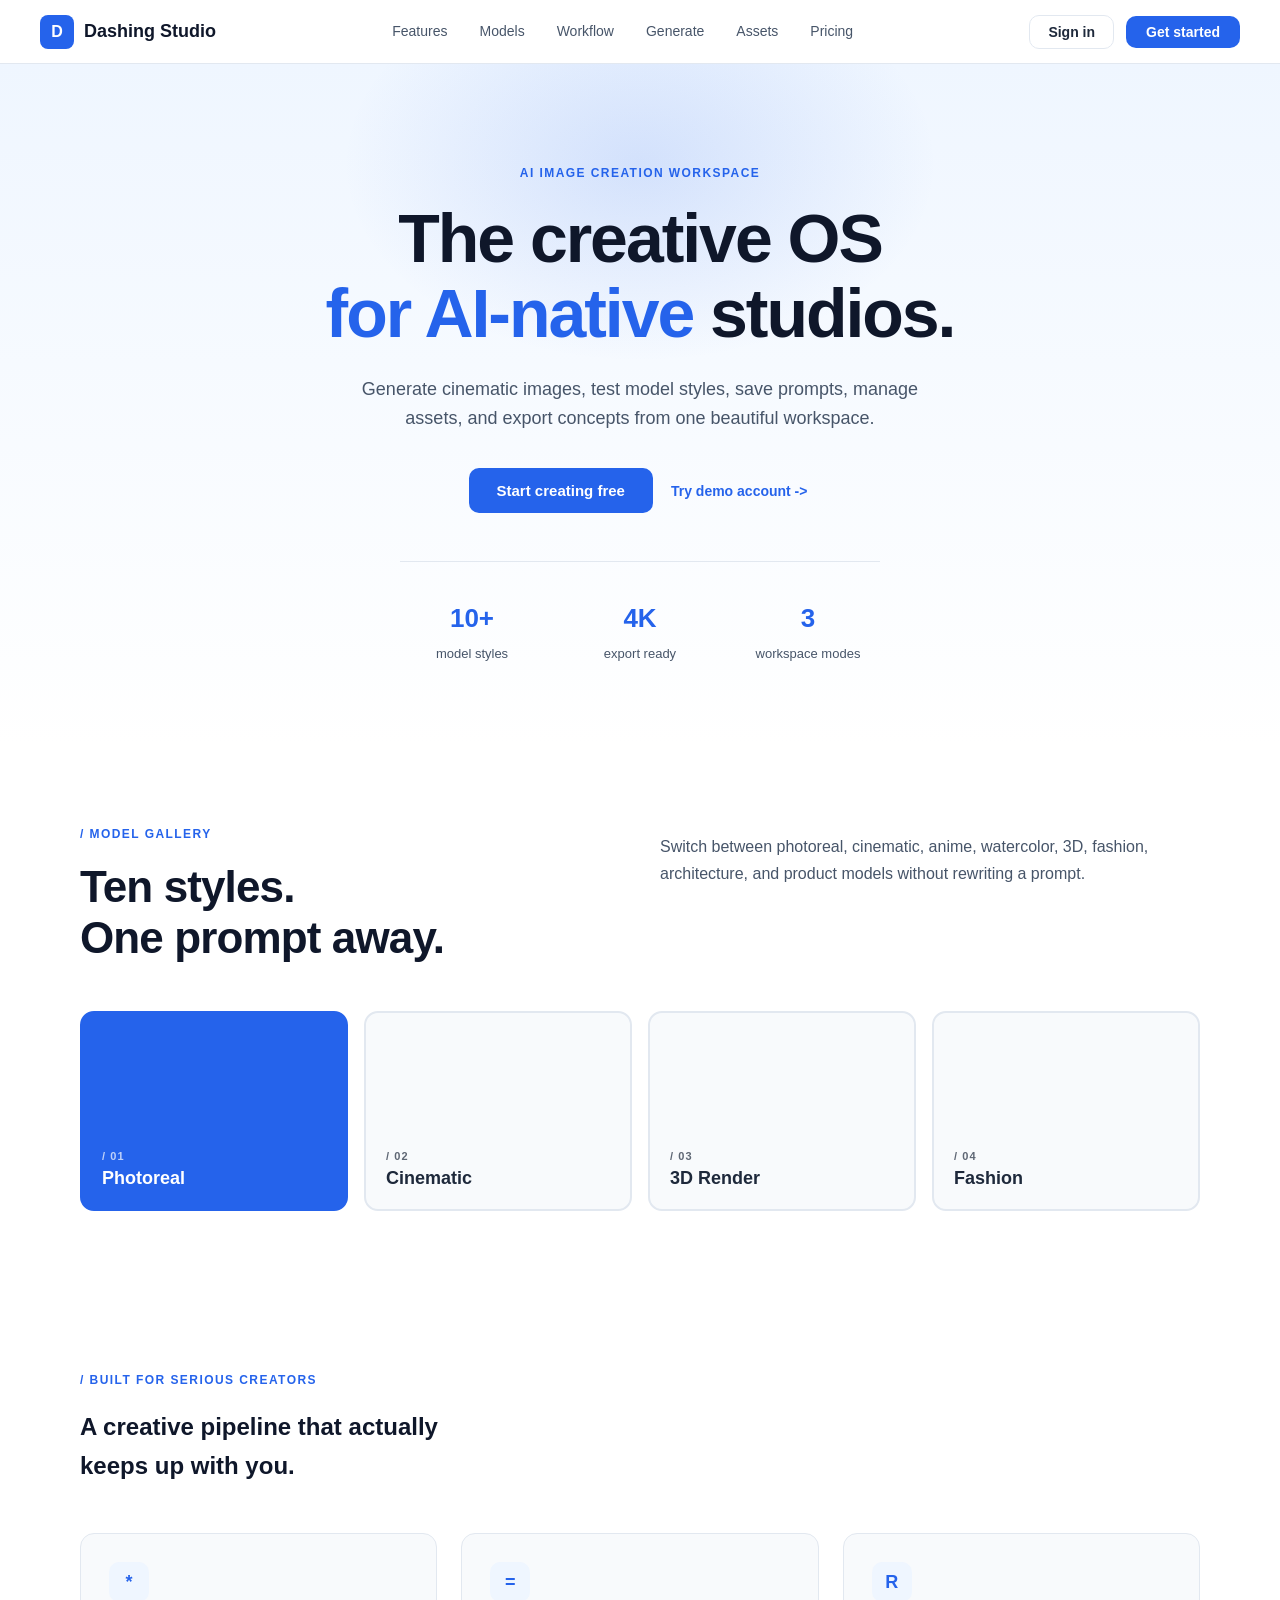
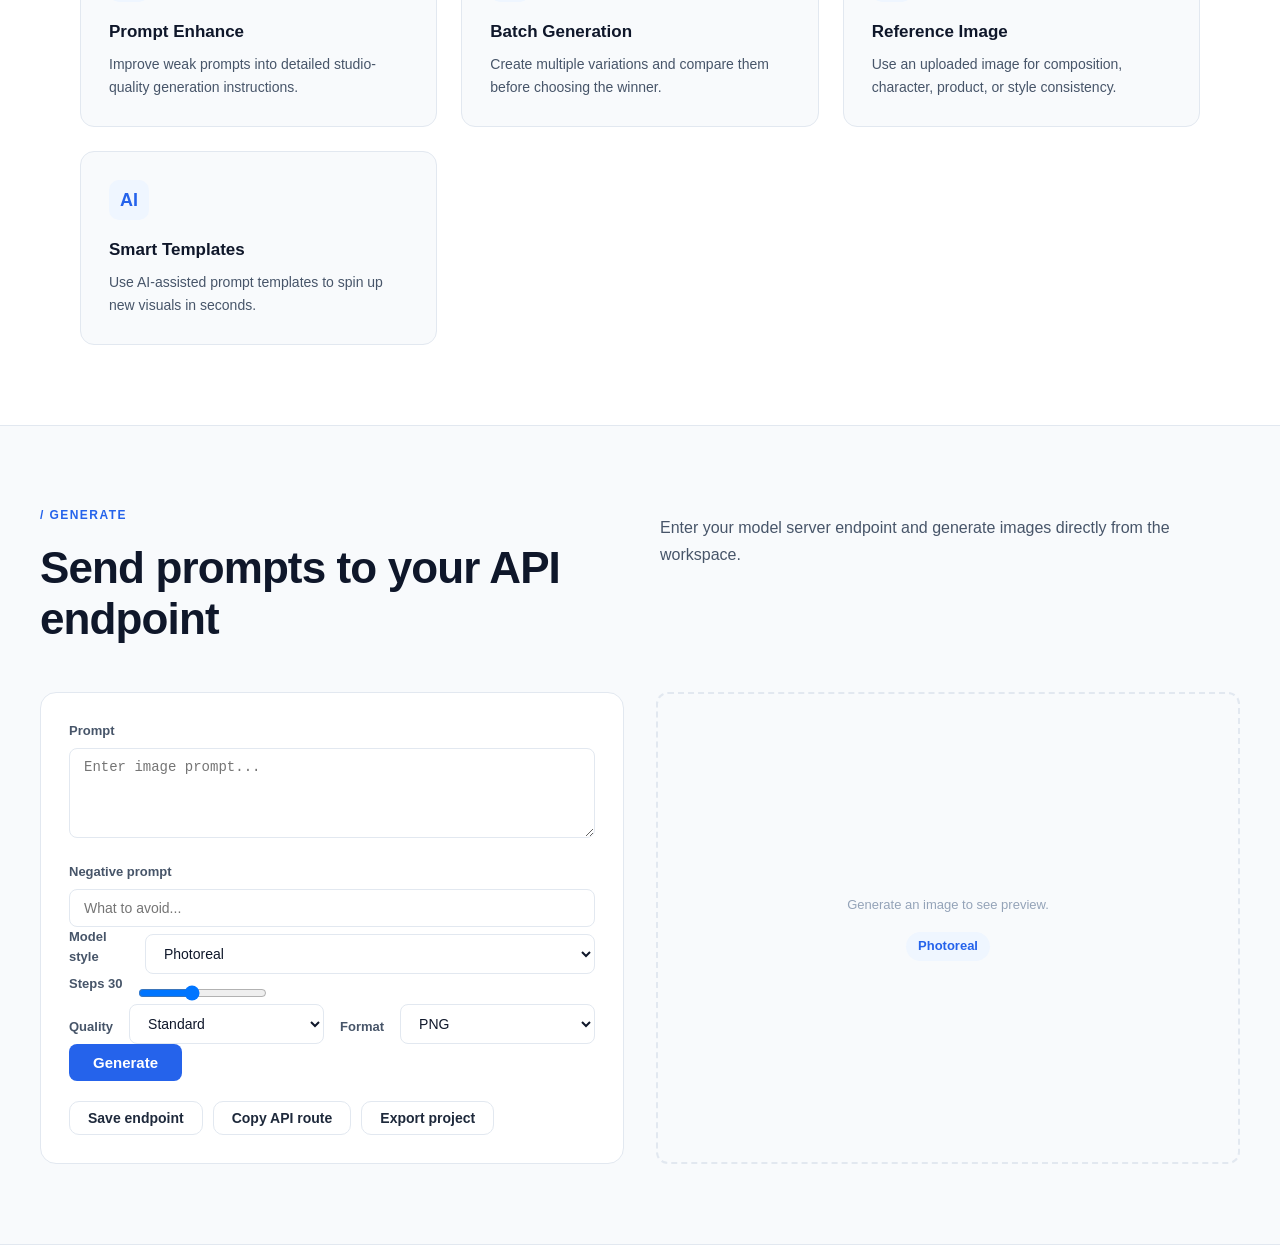
<file: index.html>
<!DOCTYPE html>
<html lang="en">
<head>
  <meta charset="UTF-8" />
  <meta name="viewport" content="width=device-width, initial-scale=1.0" />
  <title>Dashing Studio</title>
  <link rel="stylesheet" href="style.css" />
</head>
<body>
  <header class="navbar">
    <a class="brand" href="#home">
      <span class="brand-mark">D</span>
      <span>Dashing Studio</span>
    </a>

    <nav class="nav-links">
      <a href="#features">Features</a>
      <a href="#models">Models</a>
      <a href="#workflow">Workflow</a>
      <a href="#generate">Generate</a>
      <a href="#assets">Assets</a>
      <a href="#pricing">Pricing</a>
    </nav>

    <div class="nav-actions">
      <button class="ghost-btn" onclick="window.location.href='auth.html'">Sign in</button>
      <button class="primary-btn" data-scroll="#generate">Get started</button>
    </div>
  </header>

  <main>
    <section class="hero" id="home">
      <div class="hero-glow"></div>
      <div class="hero-content">
        <p class="eyebrow">AI image creation workspace</p>
        <h1>The creative OS<br><span>for AI-native</span> studios.</h1>
        <p class="hero-text">
          Generate cinematic images, test model styles, save prompts, manage assets, and export concepts from one beautiful workspace.
        </p>
        <div class="hero-actions">
          <button class="primary-btn big" data-scroll="#generate">Start creating free</button>
          <button class="text-btn" data-demo>Try demo account -></button>
        </div>
        <div class="hero-stats">
          <div><strong>10+</strong><span>model styles</span></div>
          <div><strong>4K</strong><span>export ready</span></div>
          <div><strong>3</strong><span>workspace modes</span></div>
        </div>
      </div>
    </section>

    <section class="section" id="models">
      <div class="section-head">
        <div>
          <p class="eyebrow">/ Model Gallery</p>
          <h2>Ten styles.<br>One prompt away.</h2>
        </div>
        <p class="section-copy">
          Switch between photoreal, cinematic, anime, watercolor, 3D, fashion, architecture, and product models without rewriting a prompt.
        </p>
      </div>

      <div class="model-grid">
        <button class="model-card model-1 active" data-model="Photoreal">
          <span>/ 01</span><strong>Photoreal</strong>
        </button>
        <button class="model-card model-2" data-model="Cinematic">
          <span>/ 02</span><strong>Cinematic</strong>
        </button>
        <button class="model-card model-3" data-model="3D Render">
          <span>/ 03</span><strong>3D Render</strong>
        </button>
        <button class="model-card model-4" data-model="Fashion">
          <span>/ 04</span><strong>Fashion</strong>
        </button>
      </div>
    </section>

    <section class="section" id="features">
      <p class="eyebrow">/ Built For Serious Creators</p>
      <h2>A creative pipeline that <span>actually</span><br><span>keeps up</span> with you.</h2>

      <div class="feature-grid">
        <article class="feature-card">
          <div class="icon">*</div>
          <h3>Prompt Enhance</h3>
          <p>Improve weak prompts into detailed studio-quality generation instructions.</p>
        </article>
        <article class="feature-card">
          <div class="icon">=</div>
          <h3>Batch Generation</h3>
          <p>Create multiple variations and compare them before choosing the winner.</p>
        </article>
        <article class="feature-card">
          <div class="icon">R</div>
          <h3>Reference Image</h3>
          <p>Use an uploaded image for composition, character, product, or style consistency.</p>
        </article>
        <article class="feature-card">
          <div class="icon">AI</div>
          <h3>Smart Templates</h3>
          <p>Use AI-assisted prompt templates to spin up new visuals in seconds.</p>
        </article>
      </div>
    </section>

    <section class="section" id="generate">
      <div class="section-head">
        <div>
          <p class="eyebrow">/ Generate</p>
          <h2>Send prompts to your API endpoint</h2>
        </div>
        <p class="section-copy">Enter your model server endpoint and generate images directly from the workspace.</p>
      </div>

      <div class="generate-grid">
        <div class="generate-panel">
          
          <label for="promptInput">Prompt</label>
          <textarea id="promptInput" rows="4" placeholder="Enter image prompt..."></textarea>

          <label for="negativeInput">Negative prompt</label>
          <input id="negativeInput" type="text" placeholder="What to avoid..." />
          
          <div class="field-row">
            <label for="modelSelect">Model style</label>
            <select id="modelSelect">
              <option>Photoreal</option>
              <option>Cinematic</option>
              <option>3D Render</option>
              <option>Fashion</option>
            </select>
          </div>

          <div class="field-row">
            <label for="stepsRange">Steps <span id="stepsValue">30</span></label>
            <input id="stepsRange" type="range" min="10" max="60" value="30" />
          </div>

          <div class="field-row">
            <label for="qualitySelect">Quality</label>
            <select id="qualitySelect">
              <option>Standard</option>
              <option>High</option>
            </select>
            <label for="formatSelect">Format</label>
            <select id="formatSelect">
              <option>PNG</option>
              <option>JPG</option>
            </select>
          </div>

          <button id="generateBtn" class="primary-btn">Generate</button>

          <div class="button-row">
            <button id="saveBtn" class="ghost-btn">Save endpoint</button>
            <button id="copyApiBtn" class="ghost-btn">Copy API route</button>
            <button id="exportBtn" class="ghost-btn">Export project</button>
          </div>
        </div>

        <div class="preview-panel" id="previewCard">
          <div class="preview-status" id="previewStatus">Generate an image to see preview.</div>
          <div class="preview-meta">
            <span id="previewModel">Photoreal</span>
          </div>
        </div>
      </div>
    </section>
  </main>

  <script src="script.js"></script>
</body>
</html>
</file>
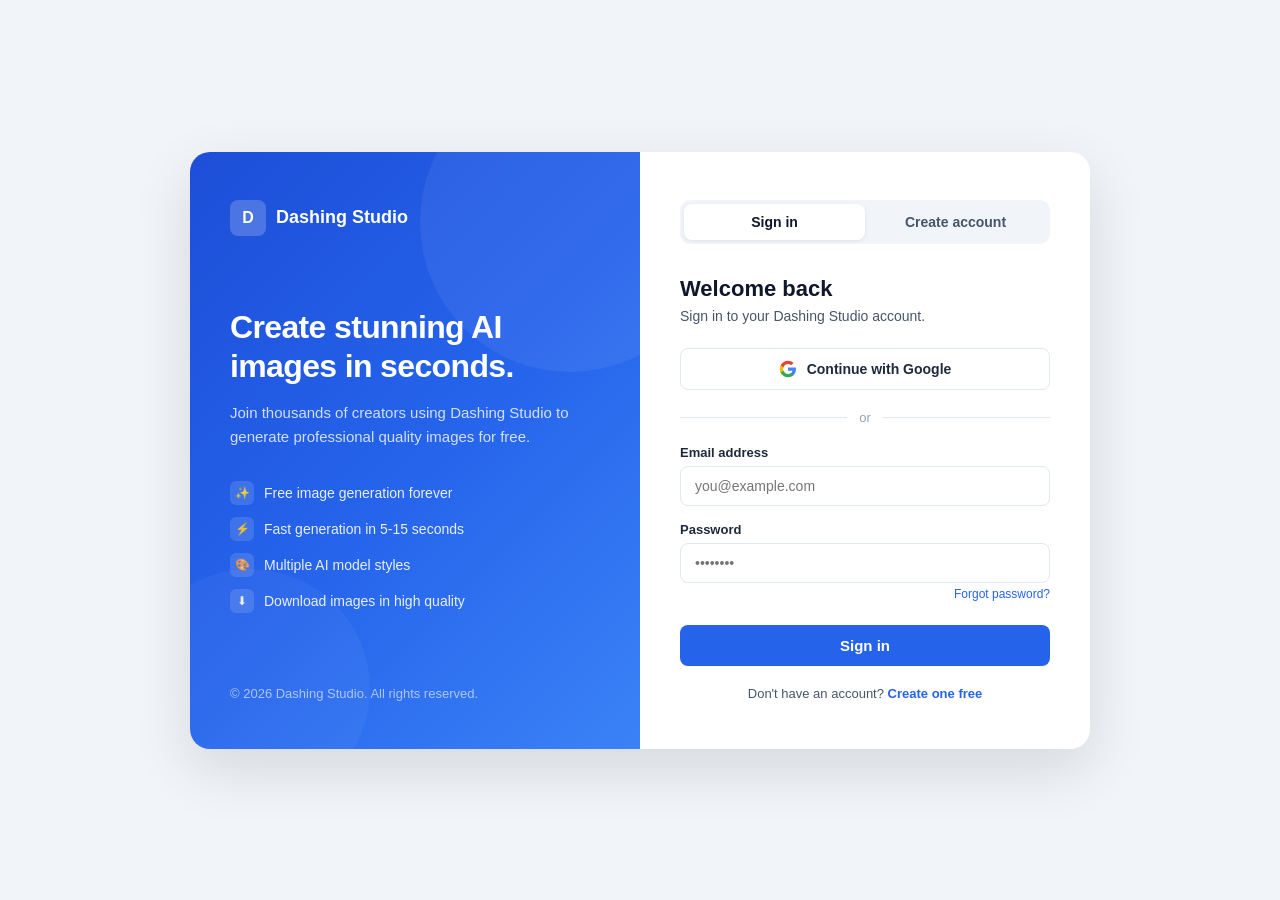
<file: auth.html>
<!DOCTYPE html>
<html lang="en">
<head>
  <meta charset="UTF-8" />
  <meta name="viewport" content="width=device-width, initial-scale=1.0" />
  <title>Sign in — Dashing Studio</title>
  <style>
    *, *::before, *::after { box-sizing: border-box; margin: 0; padding: 0; }

    :root {
      --blue: #2563eb;
      --blue-dark: #1d4ed8;
      --blue-light: #eff6ff;
      --white: #ffffff;
      --gray-100: #f1f5f9;
      --gray-200: #e2e8f0;
      --gray-400: #94a3b8;
      --gray-600: #475569;
      --gray-800: #1e293b;
      --gray-900: #0f172a;
      --red: #ef4444;
    }

    body {
      font-family: -apple-system, BlinkMacSystemFont, "Segoe UI", sans-serif;
      background: var(--gray-100);
      min-height: 100vh;
      display: flex;
      align-items: center;
      justify-content: center;
      padding: 20px;
    }

    .auth-wrapper {
      display: grid;
      grid-template-columns: 1fr 1fr;
      width: min(900px, 100%);
      min-height: 560px;
      border-radius: 20px;
      overflow: hidden;
      box-shadow: 0 20px 60px rgba(0,0,0,0.12);
    }

    /* ── LEFT PANEL ── */
    .auth-left {
      background: linear-gradient(135deg, #1d4ed8 0%, #2563eb 50%, #3b82f6 100%);
      padding: 48px 40px;
      display: flex;
      flex-direction: column;
      justify-content: space-between;
      color: white;
      position: relative;
      overflow: hidden;
    }

    .auth-left::before {
      content: '';
      position: absolute;
      top: -80px;
      right: -80px;
      width: 300px;
      height: 300px;
      background: rgba(255,255,255,0.06);
      border-radius: 50%;
    }

    .auth-left::after {
      content: '';
      position: absolute;
      bottom: -60px;
      left: -60px;
      width: 240px;
      height: 240px;
      background: rgba(255,255,255,0.04);
      border-radius: 50%;
    }

    .auth-brand {
      display: flex;
      align-items: center;
      gap: 10px;
      font-weight: 700;
      font-size: 18px;
      text-decoration: none;
      color: white;
      position: relative;
      z-index: 1;
    }

    .auth-brand-mark {
      width: 36px;
      height: 36px;
      background: rgba(255,255,255,0.2);
      border-radius: 8px;
      display: flex;
      align-items: center;
      justify-content: center;
      font-weight: 800;
      font-size: 16px;
    }

    .auth-left-content {
      position: relative;
      z-index: 1;
    }

    .auth-left-content h2 {
      font-size: 32px;
      font-weight: 800;
      line-height: 1.2;
      margin-bottom: 16px;
      letter-spacing: -0.02em;
    }

    .auth-left-content p {
      font-size: 15px;
      opacity: 0.8;
      line-height: 1.6;
      margin-bottom: 32px;
    }

    .auth-features {
      display: flex;
      flex-direction: column;
      gap: 12px;
    }

    .auth-feature {
      display: flex;
      align-items: center;
      gap: 10px;
      font-size: 14px;
      opacity: 0.9;
    }

    .auth-feature-icon {
      width: 24px;
      height: 24px;
      background: rgba(255,255,255,0.15);
      border-radius: 6px;
      display: flex;
      align-items: center;
      justify-content: center;
      font-size: 12px;
      flex-shrink: 0;
    }

    .auth-left-footer {
      position: relative;
      z-index: 1;
      font-size: 13px;
      opacity: 0.6;
    }

    /* ── RIGHT PANEL ── */
    .auth-right {
      background: var(--white);
      padding: 48px 40px;
      display: flex;
      flex-direction: column;
      justify-content: center;
    }

    .auth-tabs {
      display: flex;
      gap: 0;
      background: var(--gray-100);
      border-radius: 10px;
      padding: 4px;
      margin-bottom: 32px;
    }

    .auth-tab {
      flex: 1;
      padding: 10px;
      text-align: center;
      font-size: 14px;
      font-weight: 600;
      color: var(--gray-600);
      cursor: pointer;
      border-radius: 8px;
      border: none;
      background: none;
      transition: all 0.2s;
    }

    .auth-tab.active {
      background: var(--white);
      color: var(--gray-900);
      box-shadow: 0 1px 4px rgba(0,0,0,0.08);
    }

    .auth-form { display: none; }
    .auth-form.active { display: block; }

    .auth-form h3 {
      font-size: 22px;
      font-weight: 800;
      color: var(--gray-900);
      margin-bottom: 6px;
    }

    .auth-form p {
      font-size: 14px;
      color: var(--gray-600);
      margin-bottom: 24px;
    }

    .form-group {
      margin-bottom: 16px;
    }

    .form-group label {
      display: block;
      font-size: 13px;
      font-weight: 600;
      color: var(--gray-800);
      margin-bottom: 6px;
    }

    .form-group input {
      width: 100%;
      padding: 11px 14px;
      border: 1.5px solid var(--gray-200);
      border-radius: 8px;
      font-size: 14px;
      color: var(--gray-900);
      outline: none;
      transition: border-color 0.2s, box-shadow 0.2s;
      background: var(--white);
    }

    .form-group input:focus {
      border-color: var(--blue);
      box-shadow: 0 0 0 3px rgba(37,99,235,0.1);
    }

    .form-group input.error {
      border-color: var(--red);
    }

    .error-msg {
      font-size: 12px;
      color: var(--red);
      margin-top: 4px;
      display: none;
    }

    .error-msg.show { display: block; }

    .form-row {
      display: grid;
      grid-template-columns: 1fr 1fr;
      gap: 12px;
    }

    .forgot-link {
      font-size: 12px;
      color: var(--blue);
      text-decoration: none;
      float: right;
      margin-top: -12px;
      margin-bottom: 16px;
    }

    .forgot-link:hover { text-decoration: underline; }

    .submit-btn {
      width: 100%;
      padding: 12px;
      background: var(--blue);
      color: white;
      border: none;
      border-radius: 8px;
      font-size: 15px;
      font-weight: 700;
      cursor: pointer;
      transition: background 0.2s, transform 0.1s;
      margin-top: 8px;
    }

    .submit-btn:hover { background: var(--blue-dark); }
    .submit-btn:active { transform: scale(0.99); }
    .submit-btn:disabled { opacity: 0.6; cursor: not-allowed; }

    .divider {
      display: flex;
      align-items: center;
      gap: 12px;
      margin: 20px 0;
      color: var(--gray-400);
      font-size: 13px;
    }

    .divider::before, .divider::after {
      content: '';
      flex: 1;
      height: 1px;
      background: var(--gray-200);
    }

    .google-btn {
      width: 100%;
      padding: 11px;
      background: var(--white);
      color: var(--gray-800);
      border: 1.5px solid var(--gray-200);
      border-radius: 8px;
      font-size: 14px;
      font-weight: 600;
      cursor: pointer;
      display: flex;
      align-items: center;
      justify-content: center;
      gap: 10px;
      transition: border-color 0.2s, box-shadow 0.2s;
    }

    .google-btn:hover {
      border-color: var(--blue);
      box-shadow: 0 2px 8px rgba(37,99,235,0.1);
    }

    .google-icon {
      width: 18px;
      height: 18px;
    }

    .auth-switch {
      text-align: center;
      font-size: 13px;
      color: var(--gray-600);
      margin-top: 20px;
    }

    .auth-switch a {
      color: var(--blue);
      font-weight: 600;
      text-decoration: none;
      cursor: pointer;
    }

    .auth-switch a:hover { text-decoration: underline; }

    /* ── SUCCESS STATE ── */
    .auth-success {
      display: none;
      text-align: center;
      padding: 20px 0;
    }

    .auth-success.show { display: block; }

    .success-icon {
      width: 64px;
      height: 64px;
      background: #dcfce7;
      border-radius: 50%;
      display: flex;
      align-items: center;
      justify-content: center;
      font-size: 28px;
      margin: 0 auto 16px;
    }

    .auth-success h3 {
      font-size: 22px;
      font-weight: 800;
      margin-bottom: 8px;
    }

    .auth-success p {
      color: var(--gray-600);
      font-size: 14px;
      margin-bottom: 24px;
    }

    .back-home-btn {
      display: inline-block;
      padding: 12px 28px;
      background: var(--blue);
      color: white;
      border-radius: 8px;
      font-weight: 700;
      font-size: 14px;
      text-decoration: none;
      transition: background 0.2s;
    }

    .back-home-btn:hover { background: var(--blue-dark); }

    /* ── TOAST ── */
    .toast {
      position: fixed;
      bottom: 24px;
      left: 50%;
      transform: translateX(-50%);
      background: var(--blue);
      color: white;
      padding: 12px 24px;
      border-radius: 999px;
      font-size: 14px;
      font-weight: 600;
      display: none;
      z-index: 100;
      box-shadow: 0 4px 20px rgba(37,99,235,0.3);
    }

    .toast.show { display: block; }

    /* ── RESPONSIVE ── */
    @media (max-width: 640px) {
      .auth-wrapper { grid-template-columns: 1fr; }
      .auth-left { display: none; }
      .auth-right { padding: 32px 24px; }
      .form-row { grid-template-columns: 1fr; }
    }
  </style>
</head>
<body>

<div class="auth-wrapper">

  <!-- LEFT PANEL -->
  <div class="auth-left">
    <a class="auth-brand" href="index.html">
      <div class="auth-brand-mark">D</div>
      Dashing Studio
    </a>

    <div class="auth-left-content">
      <h2>Create stunning AI images in seconds.</h2>
      <p>Join thousands of creators using Dashing Studio to generate professional quality images for free.</p>
      <div class="auth-features">
        <div class="auth-feature">
          <div class="auth-feature-icon">✨</div>
          Free image generation forever
        </div>
        <div class="auth-feature">
          <div class="auth-feature-icon">⚡</div>
          Fast generation in 5-15 seconds
        </div>
        <div class="auth-feature">
          <div class="auth-feature-icon">🎨</div>
          Multiple AI model styles
        </div>
        <div class="auth-feature">
          <div class="auth-feature-icon">⬇</div>
          Download images in high quality
        </div>
      </div>
    </div>

    <div class="auth-left-footer">
      © 2026 Dashing Studio. All rights reserved.
    </div>
  </div>

  <!-- RIGHT PANEL -->
  <div class="auth-right">

    <!-- Tabs -->
    <div class="auth-tabs">
      <button class="auth-tab active" onclick="switchTab('signin')">Sign in</button>
      <button class="auth-tab" onclick="switchTab('signup')">Create account</button>
    </div>

    <!-- Sign In Form -->
    <div class="auth-form active" id="signin-form">
      <h3>Welcome back</h3>
      <p>Sign in to your Dashing Studio account.</p>

      <button class="google-btn" onclick="googleAuth()">
        <svg class="google-icon" viewBox="0 0 24 24">
          <path fill="#4285F4" d="M22.56 12.25c0-.78-.07-1.53-.2-2.25H12v4.26h5.92c-.26 1.37-1.04 2.53-2.21 3.31v2.77h3.57c2.08-1.92 3.28-4.74 3.28-8.09z"/>
          <path fill="#34A853" d="M12 23c2.97 0 5.46-.98 7.28-2.66l-3.57-2.77c-.98.66-2.23 1.06-3.71 1.06-2.86 0-5.29-1.93-6.16-4.53H2.18v2.84C3.99 20.53 7.7 23 12 23z"/>
          <path fill="#FBBC05" d="M5.84 14.09c-.22-.66-.35-1.36-.35-2.09s.13-1.43.35-2.09V7.07H2.18C1.43 8.55 1 10.22 1 12s.43 3.45 1.18 4.93l2.85-2.22.81-.62z"/>
          <path fill="#EA4335" d="M12 5.38c1.62 0 3.06.56 4.21 1.64l3.15-3.15C17.45 2.09 14.97 1 12 1 7.7 1 3.99 3.47 2.18 7.07l3.66 2.84c.87-2.6 3.3-4.53 6.16-4.53z"/>
        </svg>
        Continue with Google
      </button>

      <div class="divider">or</div>

      <div class="form-group">
        <label>Email address</label>
        <input type="email" id="signin-email" placeholder="you@example.com" />
        <div class="error-msg" id="signin-email-err">Please enter a valid email.</div>
      </div>

      <div class="form-group">
        <label>Password</label>
        <input type="password" id="signin-password" placeholder="••••••••" />
        <div class="error-msg" id="signin-pass-err">Password must be at least 6 characters.</div>
      </div>

      <a href="#" class="forgot-link">Forgot password?</a>

      <button class="submit-btn" onclick="handleSignin()">Sign in</button>

      <div class="auth-switch">
        Don't have an account? <a onclick="switchTab('signup')">Create one free</a>
      </div>
    </div>

    <!-- Sign Up Form -->
    <div class="auth-form" id="signup-form">
      <h3>Create your account</h3>
      <p>Start generating AI images for free today.</p>

      <button class="google-btn" onclick="googleAuth()">
        <svg class="google-icon" viewBox="0 0 24 24">
          <path fill="#4285F4" d="M22.56 12.25c0-.78-.07-1.53-.2-2.25H12v4.26h5.92c-.26 1.37-1.04 2.53-2.21 3.31v2.77h3.57c2.08-1.92 3.28-4.74 3.28-8.09z"/>
          <path fill="#34A853" d="M12 23c2.97 0 5.46-.98 7.28-2.66l-3.57-2.77c-.98.66-2.23 1.06-3.71 1.06-2.86 0-5.29-1.93-6.16-4.53H2.18v2.84C3.99 20.53 7.7 23 12 23z"/>
          <path fill="#FBBC05" d="M5.84 14.09c-.22-.66-.35-1.36-.35-2.09s.13-1.43.35-2.09V7.07H2.18C1.43 8.55 1 10.22 1 12s.43 3.45 1.18 4.93l2.85-2.22.81-.62z"/>
          <path fill="#EA4335" d="M12 5.38c1.62 0 3.06.56 4.21 1.64l3.15-3.15C17.45 2.09 14.97 1 12 1 7.7 1 3.99 3.47 2.18 7.07l3.66 2.84c.87-2.6 3.3-4.53 6.16-4.53z"/>
        </svg>
        Continue with Google
      </button>

      <div class="divider">or</div>

      <div class="form-row">
        <div class="form-group">
          <label>First name</label>
          <input type="text" id="signup-firstname" placeholder="Tarun" />
          <div class="error-msg" id="signup-firstname-err">Required.</div>
        </div>
        <div class="form-group">
          <label>Last name</label>
          <input type="text" id="signup-lastname" placeholder="Vashisth" />
        </div>
      </div>

      <div class="form-group">
        <label>Email address</label>
        <input type="email" id="signup-email" placeholder="you@example.com" />
        <div class="error-msg" id="signup-email-err">Please enter a valid email.</div>
      </div>

      <div class="form-group">
        <label>Password</label>
        <input type="password" id="signup-password" placeholder="At least 6 characters" />
        <div class="error-msg" id="signup-pass-err">Password must be at least 6 characters.</div>
      </div>

      <button class="submit-btn" onclick="handleSignup()">Create account</button>

      <div class="auth-switch">
        Already have an account? <a onclick="switchTab('signin')">Sign in</a>
      </div>
    </div>

    <!-- Success State -->
    <div class="auth-success" id="auth-success">
      <div class="success-icon">🎉</div>
      <h3 id="success-title">You're in!</h3>
      <p id="success-msg">Welcome to Dashing Studio. Start creating amazing images.</p>
      <a href="index.html" class="back-home-btn">Start creating →</a>
    </div>

  </div>
</div>

<div class="toast" id="toast"></div>

<script>
  function showToast(msg) {
    const t = document.getElementById("toast");
    t.textContent = msg;
    t.classList.add("show");
    clearTimeout(window._toast);
    window._toast = setTimeout(() => t.classList.remove("show"), 2500);
  }

  function switchTab(tab) {
    document.querySelectorAll(".auth-tab").forEach((t, i) => {
      t.classList.toggle("active", (tab === "signin" && i === 0) || (tab === "signup" && i === 1));
    });
    document.getElementById("signin-form").classList.toggle("active", tab === "signin");
    document.getElementById("signup-form").classList.toggle("active", tab === "signup");
    document.getElementById("auth-success").classList.remove("show");
  }

  function showSuccess(name) {
    document.getElementById("signin-form").classList.remove("active");
    document.getElementById("signup-form").classList.remove("active");
    document.getElementById("success-title").textContent = `Welcome, ${name}! 🎉`;
    document.getElementById("success-msg").textContent = "Your account is ready. Start generating amazing AI images.";
    document.getElementById("auth-success").classList.add("show");
  }

  function handleSignin() {
    const email = document.getElementById("signin-email").value.trim();
    const pass  = document.getElementById("signin-password").value;
    let valid = true;

    if (!email.includes("@")) {
      document.getElementById("signin-email-err").classList.add("show");
      document.getElementById("signin-email").classList.add("error");
      valid = false;
    } else {
      document.getElementById("signin-email-err").classList.remove("show");
      document.getElementById("signin-email").classList.remove("error");
    }

    if (pass.length < 6) {
      document.getElementById("signin-pass-err").classList.add("show");
      document.getElementById("signin-password").classList.add("error");
      valid = false;
    } else {
      document.getElementById("signin-pass-err").classList.remove("show");
      document.getElementById("signin-password").classList.remove("error");
    }

    if (!valid) return;

    // Save user to localStorage
    const users = JSON.parse(localStorage.getItem("dashingUsers") || "[]");
    const user = users.find(u => u.email === email);

    if (!user) {
      showToast("No account found. Please sign up first.");
      return;
    }

    if (user.password !== pass) {
      showToast("Incorrect password. Try again.");
      return;
    }

    localStorage.setItem("dashingCurrentUser", JSON.stringify(user));
    showSuccess(user.firstName);
  }

  function handleSignup() {
    const firstName = document.getElementById("signup-firstname").value.trim();
    const lastName  = document.getElementById("signup-lastname").value.trim();
    const email     = document.getElementById("signup-email").value.trim();
    const pass      = document.getElementById("signup-password").value;
    let valid = true;

    if (!firstName) {
      document.getElementById("signup-firstname-err").classList.add("show");
      document.getElementById("signup-firstname").classList.add("error");
      valid = false;
    } else {
      document.getElementById("signup-firstname-err").classList.remove("show");
      document.getElementById("signup-firstname").classList.remove("error");
    }

    if (!email.includes("@")) {
      document.getElementById("signup-email-err").classList.add("show");
      document.getElementById("signup-email").classList.add("error");
      valid = false;
    } else {
      document.getElementById("signup-email-err").classList.remove("show");
      document.getElementById("signup-email").classList.remove("error");
    }

    if (pass.length < 6) {
      document.getElementById("signup-pass-err").classList.add("show");
      document.getElementById("signup-password").classList.add("error");
      valid = false;
    } else {
      document.getElementById("signup-pass-err").classList.remove("show");
      document.getElementById("signup-password").classList.remove("error");
    }

    if (!valid) return;

    // Save to localStorage
    const users = JSON.parse(localStorage.getItem("dashingUsers") || "[]");
    if (users.find(u => u.email === email)) {
      showToast("Email already registered. Please sign in.");
      switchTab("signin");
      return;
    }

    const newUser = { firstName, lastName, email, password: pass };
    users.push(newUser);
    localStorage.setItem("dashingUsers", JSON.stringify(users));
    localStorage.setItem("dashingCurrentUser", JSON.stringify(newUser));
    showSuccess(firstName);
  }

  function googleAuth() {
    showToast("Google login coming soon — use email for now!");
  }

  // Check if already logged in
  const currentUser = JSON.parse(localStorage.getItem("dashingCurrentUser") || "null");
  if (currentUser) {
    showSuccess(currentUser.firstName);
  }
</script>

</body>
</html>
</file>
<file: style.css>
*, *::before, *::after { box-sizing: border-box; margin: 0; padding: 0; }

:root {
  --blue: #2563eb;
  --blue-dark: #1d4ed8;
  --blue-light: #eff6ff;
  --blue-mid: #3b82f6;
  --white: #ffffff;
  --gray-50: #f8fafc;
  --gray-100: #f1f5f9;
  --gray-200: #e2e8f0;
  --gray-400: #94a3b8;
  --gray-600: #475569;
  --gray-800: #1e293b;
  --gray-900: #0f172a;
  --radius: 10px;
}

html { scroll-behavior: smooth; }

body {
  font-family: -apple-system, BlinkMacSystemFont, "Segoe UI", sans-serif;
  background: var(--white);
  color: var(--gray-900);
  line-height: 1.6;
  font-size: 16px;
}

/* ── NAVBAR ── */
.navbar {
  position: sticky;
  top: 0;
  z-index: 40;
  display: flex;
  align-items: center;
  justify-content: space-between;
  height: 64px;
  padding: 0 40px;
  background: rgba(255,255,255,0.95);
  border-bottom: 1px solid var(--gray-200);
  backdrop-filter: blur(8px);
}

.brand {
  display: flex;
  align-items: center;
  gap: 10px;
  text-decoration: none;
  color: var(--gray-900);
  font-weight: 700;
  font-size: 18px;
}

.brand-mark {
  width: 34px;
  height: 34px;
  background: var(--blue);
  color: white;
  border-radius: 8px;
  display: flex;
  align-items: center;
  justify-content: center;
  font-weight: 800;
  font-size: 16px;
}

.nav-links {
  display: flex;
  gap: 32px;
}

.nav-links a {
  text-decoration: none;
  color: var(--gray-600);
  font-size: 14px;
  font-weight: 500;
  transition: color 0.2s;
}

.nav-links a:hover { color: var(--blue); }

.nav-actions {
  display: flex;
  align-items: center;
  gap: 12px;
}

/* ── BUTTONS ── */
button { cursor: pointer; border: none; border-radius: var(--radius); font-size: 14px; font-weight: 600; transition: all 0.2s; }

.ghost-btn {
  background: transparent;
  border: 1px solid var(--gray-200);
  color: var(--gray-800);
  padding: 8px 18px;
}
.ghost-btn:hover { border-color: var(--blue); color: var(--blue); }

.primary-btn {
  background: var(--blue);
  color: white;
  padding: 8px 20px;
}
.primary-btn:hover { background: var(--blue-dark); }
.primary-btn.big { padding: 14px 28px; font-size: 15px; }

.text-btn {
  background: none;
  color: var(--blue);
  padding: 8px 4px;
  font-size: 14px;
}
.text-btn:hover { text-decoration: underline; }

/* ── HERO ── */
.hero {
  position: relative;
  padding: 100px 40px 80px;
  text-align: center;
  overflow: hidden;
  background: linear-gradient(180deg, var(--blue-light) 0%, var(--white) 100%);
}

.hero-glow {
  position: absolute;
  top: -100px;
  left: 50%;
  transform: translateX(-50%);
  width: 600px;
  height: 400px;
  background: radial-gradient(ellipse, rgba(37,99,235,0.15) 0%, transparent 70%);
  pointer-events: none;
}

.hero-content {
  position: relative;
  max-width: 780px;
  margin: 0 auto;
}

.eyebrow {
  font-size: 12px;
  font-weight: 700;
  letter-spacing: 0.12em;
  text-transform: uppercase;
  color: var(--blue);
  margin-bottom: 18px;
}

.hero h1 {
  font-size: clamp(40px, 6vw, 68px);
  font-weight: 800;
  line-height: 1.1;
  letter-spacing: -0.03em;
  color: var(--gray-900);
  margin-bottom: 24px;
}

.hero h1 span { color: var(--blue); }

.hero-text {
  font-size: 18px;
  color: var(--gray-600);
  max-width: 560px;
  margin: 0 auto 36px;
}

.hero-actions {
  display: flex;
  justify-content: center;
  gap: 14px;
  margin-bottom: 48px;
}

.hero-stats {
  display: grid;
  grid-template-columns: repeat(3, 1fr);
  gap: 24px;
  max-width: 480px;
  margin: 0 auto;
  padding-top: 36px;
  border-top: 1px solid var(--gray-200);
}

.hero-stats div {
  display: flex;
  flex-direction: column;
  gap: 4px;
}

.hero-stats strong {
  font-size: 26px;
  font-weight: 800;
  color: var(--blue);
}

.hero-stats span {
  font-size: 13px;
  color: var(--gray-600);
}

/* ── SECTIONS ── */
.section {
  padding: 80px 40px;
  max-width: 1200px;
  margin: 0 auto;
}

.section-head {
  display: grid;
  grid-template-columns: 1fr 1fr;
  gap: 40px;
  align-items: start;
  margin-bottom: 48px;
}

.section-head h2 {
  font-size: clamp(28px, 4vw, 44px);
  font-weight: 800;
  line-height: 1.15;
  letter-spacing: -0.02em;
}

.section-copy {
  font-size: 16px;
  color: var(--gray-600);
  line-height: 1.7;
  padding-top: 8px;
}

/* ── MODEL CARDS ── */
.model-grid {
  display: grid;
  grid-template-columns: repeat(4, 1fr);
  gap: 16px;
}

.model-card {
  height: 200px;
  border-radius: 14px;
  border: 2px solid var(--gray-200);
  background: var(--gray-50);
  display: flex;
  flex-direction: column;
  justify-content: flex-end;
  padding: 20px;
  text-align: left;
  cursor: pointer;
  transition: all 0.2s;
  color: var(--gray-800);
}

.model-card:hover {
  border-color: var(--blue);
  background: var(--blue-light);
}

.model-card.active {
  border-color: var(--blue);
  background: var(--blue);
  color: white;
}

.model-card span {
  font-size: 11px;
  font-weight: 600;
  letter-spacing: 0.1em;
  opacity: 0.7;
  margin-bottom: 6px;
  display: block;
}

.model-card strong {
  font-size: 18px;
  font-weight: 700;
}

.model-1 { background-image: url('https://images.unsplash.com/photo-1472214103451-9374bd1c798e?w=600&q=80'); background-size: cover; background-position: center; }
.model-2 { background-image: url('https://images.unsplash.com/photo-1524985069026-dd778a71c7b4?w=600&q=80'); background-size: cover; background-position: center; }
.model-3 { background-image: url('https://images.unsplash.com/photo-1618005182384-a83a8bd57fbe?w=600&q=80'); background-size: cover; background-position: center; }
.model-4 { background-image: url('https://images.unsplash.com/photo-1469334031218-e382a71b716b?w=600&q=80'); background-size: cover; background-position: center; }
.model-card.active { background-image: none; }

/* ── FEATURES ── */
.feature-grid {
  display: grid;
  grid-template-columns: repeat(3, 1fr);
  gap: 24px;
  margin-top: 48px;
}

.feature-card {
  background: var(--gray-50);
  border: 1px solid var(--gray-200);
  border-radius: 14px;
  padding: 28px;
  transition: box-shadow 0.2s;
}

.feature-card:hover {
  box-shadow: 0 4px 24px rgba(37,99,235,0.08);
  border-color: var(--blue-mid);
}

.feature-card .icon {
  width: 40px;
  height: 40px;
  background: var(--blue-light);
  color: var(--blue);
  border-radius: 10px;
  display: flex;
  align-items: center;
  justify-content: center;
  font-size: 18px;
  font-weight: 800;
  margin-bottom: 16px;
}

.feature-card h3 {
  font-size: 17px;
  font-weight: 700;
  margin-bottom: 8px;
  color: var(--gray-900);
}

.feature-card p {
  font-size: 14px;
  color: var(--gray-600);
  line-height: 1.6;
}

/* ── WORKFLOW ── */
.workflow-grid {
  display: grid;
  grid-template-columns: repeat(3, 1fr);
  gap: 24px;
  margin-top: 48px;
}

.workflow-step {
  padding: 28px;
  border-radius: 14px;
  border: 1px solid var(--gray-200);
  background: var(--white);
}

.step-num {
  font-size: 36px;
  font-weight: 800;
  color: var(--blue);
  opacity: 0.3;
  line-height: 1;
  margin-bottom: 12px;
}

.workflow-step h3 {
  font-size: 16px;
  font-weight: 700;
  margin-bottom: 8px;
}

.workflow-step p {
  font-size: 14px;
  color: var(--gray-600);
}

/* ── GENERATE SECTION ── */
#generate {
  background: var(--gray-50);
  border-top: 1px solid var(--gray-200);
  border-bottom: 1px solid var(--gray-200);
  max-width: 100%;
  padding: 80px 40px;
}

#generate .section-inner {
  max-width: 1200px;
  margin: 0 auto;
}

.generate-grid {
  display: grid;
  grid-template-columns: 1fr 1fr;
  gap: 32px;
  margin-top: 40px;
}

.generate-panel {
  background: var(--white);
  border: 1px solid var(--gray-200);
  border-radius: 16px;
  padding: 28px;
}

.generate-panel label {
  display: block;
  font-size: 13px;
  font-weight: 600;
  color: var(--gray-600);
  margin-bottom: 6px;
  margin-top: 16px;
}

.generate-panel label:first-of-type { margin-top: 0; }

.generate-panel input[type="url"],
.generate-panel input[type="text"],
.generate-panel textarea,
.generate-panel select {
  width: 100%;
  padding: 10px 14px;
  border: 1px solid var(--gray-200);
  border-radius: 8px;
  font-size: 14px;
  color: var(--gray-900);
  background: var(--white);
  transition: border-color 0.2s;
  outline: none;
}

.generate-panel input:focus,
.generate-panel textarea:focus,
.generate-panel select:focus {
  border-color: var(--blue);
  box-shadow: 0 0 0 3px rgba(37,99,235,0.1);
}

.generate-panel textarea { resize: vertical; min-height: 90px; }

.field-row {
  display: flex;
  gap: 16px;
  align-items: flex-end;
}

.field-row > div { flex: 1; }

.range-row {
  display: flex;
  align-items: center;
  gap: 10px;
}

.range-row input[type="range"] {
  flex: 1;
  accent-color: var(--blue);
}

.range-val {
  font-size: 13px;
  font-weight: 700;
  color: var(--blue);
  min-width: 28px;
  text-align: right;
}

.button-row {
  display: flex;
  gap: 10px;
  margin-top: 20px;
  flex-wrap: wrap;
}

#generateBtn {
  background: var(--blue);
  color: white;
  padding: 10px 24px;
  font-size: 15px;
  border-radius: 8px;
  font-weight: 700;
}

#generateBtn:hover { background: var(--blue-dark); }
#generateBtn:disabled { opacity: 0.5; cursor: not-allowed; }

.secondary-btn {
  background: var(--white);
  border: 1px solid var(--gray-200);
  color: var(--gray-800);
  padding: 10px 16px;
  border-radius: 8px;
}

.secondary-btn:hover { border-color: var(--blue); color: var(--blue); }

/* ── PREVIEW PANEL ── */
.preview-panel {
  background: var(--white);
  border: 1px solid var(--gray-200);
  border-radius: 16px;
  padding: 28px;
  display: flex;
  flex-direction: column;
  gap: 16px;
}

#previewCard {
  flex: 1;
  border: 2px dashed var(--gray-200);
  border-radius: 12px;
  min-height: 300px;
  display: flex;
  align-items: center;
  justify-content: center;
  overflow: hidden;
  background: var(--gray-50);
}

#previewCard img {
  width: 100%;
  height: 100%;
  object-fit: contain;
  border-radius: 10px;
}

.preview-meta {
  display: flex;
  justify-content: space-between;
  align-items: center;
}

#previewModel {
  font-size: 13px;
  font-weight: 700;
  color: var(--blue);
  background: var(--blue-light);
  padding: 4px 12px;
  border-radius: 999px;
}

#previewStatus {
  font-size: 13px;
  color: var(--gray-400);
}

/* ── ASSETS ── */
.asset-grid {
  display: grid;
  grid-template-columns: repeat(4, 1fr);
  gap: 16px;
  margin-top: 40px;
}

.asset-card {
  background: var(--gray-50);
  border: 1px solid var(--gray-200);
  border-radius: 12px;
  padding: 20px;
  text-align: center;
}

.asset-thumb {
  width: 100%;
  aspect-ratio: 1;
  background: var(--blue-light);
  border-radius: 8px;
  margin-bottom: 12px;
  display: flex;
  align-items: center;
  justify-content: center;
  font-size: 28px;
}

.asset-card p {
  font-size: 13px;
  color: var(--gray-600);
}

/* ── PRICING ── */
.plans {
  display: grid;
  grid-template-columns: repeat(3, 1fr);
  gap: 24px;
  margin-top: 48px;
}

.plan {
  border: 1px solid var(--gray-200);
  border-radius: 16px;
  padding: 32px;
  background: var(--white);
}

.plan.popular {
  border: 2px solid var(--blue);
  background: var(--blue-light);
}

.plan-top {
  margin-bottom: 24px;
}

.plan-top strong {
  color: var(--blue);
  font-size: 12px;
  font-weight: 700;
  letter-spacing: 0.12em;
  text-transform: uppercase;
}

.plan h3 {
  margin: 6px 0 0;
  font-size: 24px;
  font-weight: 800;
}

.price {
  margin: 28px 0 10px;
  font-size: 48px;
  font-weight: 800;
  letter-spacing: -0.04em;
  color: var(--gray-900);
}

.price span {
  color: var(--gray-400);
  font-size: 20px;
  font-weight: 500;
}

.plan ul {
  list-style: none;
  display: flex;
  flex-direction: column;
  gap: 10px;
  margin-bottom: 28px;
}

.plan ul li {
  font-size: 14px;
  color: var(--gray-600);
  display: flex;
  align-items: center;
  gap: 8px;
}

.plan ul li::before {
  content: "✓";
  color: var(--blue);
  font-weight: 700;
}

.plan button {
  width: 100%;
  padding: 12px;
  background: var(--gray-100);
  border: 1px solid var(--gray-200);
  color: var(--gray-800);
  font-weight: 700;
  border-radius: 8px;
}

.plan.popular button {
  background: var(--blue);
  border-color: var(--blue);
  color: white;
}

.plan button:hover { opacity: 0.9; }

/* ── STUDIO / WORKSPACE ── */
.studio {
  display: grid;
  grid-template-columns: 1fr 1fr;
  gap: 32px;
  margin-top: 40px;
}

/* ── MODAL ── */
.modal {
  position: fixed;
  inset: 0;
  z-index: 50;
  display: none;
  place-items: center;
  background: rgba(15,23,42,0.7);
  backdrop-filter: blur(8px);
}

.modal.open { display: grid; }

.modal-card {
  position: relative;
  width: min(420px, calc(100% - 32px));
  border: 1px solid var(--gray-200);
  border-radius: 18px;
  background: var(--white);
  padding: 36px;
  box-shadow: 0 20px 60px rgba(0,0,0,0.15);
}

.modal-card h2 {
  font-size: 28px;
  font-weight: 800;
  margin-bottom: 8px;
  color: var(--gray-900);
}

.modal-card p {
  color: var(--gray-600);
  font-size: 14px;
  margin-bottom: 24px;
}

.modal-card input {
  width: 100%;
  padding: 12px 14px;
  border: 1px solid var(--gray-200);
  border-radius: 8px;
  font-size: 14px;
  margin-bottom: 12px;
  outline: none;
}

.modal-card input:focus {
  border-color: var(--blue);
  box-shadow: 0 0 0 3px rgba(37,99,235,0.1);
}

.modal-close {
  position: absolute;
  top: 16px;
  right: 16px;
  width: 32px;
  height: 32px;
  border: 1px solid var(--gray-200);
  border-radius: 50%;
  background: var(--gray-50);
  color: var(--gray-600);
  font-size: 18px;
  display: flex;
  align-items: center;
  justify-content: center;
  cursor: pointer;
}

.full { width: 100%; }

/* ── TOAST ── */
.toast {
  position: fixed;
  left: 50%;
  bottom: 28px;
  z-index: 80;
  display: none;
  transform: translateX(-50%);
  border: 1px solid var(--gray-200);
  border-radius: 999px;
  background: var(--blue);
  color: white;
  padding: 12px 24px;
  font-size: 14px;
  font-weight: 600;
  box-shadow: 0 4px 20px rgba(37,99,235,0.3);
}

.toast.show { display: block; }

/* ── FOOTER ── */
footer {
  background: var(--gray-900);
  color: var(--gray-400);
  text-align: center;
  padding: 32px 40px;
  font-size: 14px;
}

footer a { color: var(--blue-mid); text-decoration: none; }

/* ── RESPONSIVE ── */
@media (max-width: 1050px) {
  .navbar {
    height: auto;
    flex-direction: column;
    padding: 16px 20px;
    gap: 14px;
  }

  .nav-links, .nav-actions, .hero-actions, .button-row {
    flex-wrap: wrap;
    justify-content: center;
  }

  .section { padding: 48px 20px; }
  #generate { padding: 48px 20px; }

  .section-head,
  .generate-grid,
  .studio,
  .plans {
    grid-template-columns: 1fr;
  }

  .model-grid,
  .feature-grid,
  .workflow-grid,
  .asset-grid {
    grid-template-columns: repeat(2, 1fr);
  }

  .hero-stats { grid-template-columns: repeat(3, 1fr); }
  .hero { padding: 60px 20px 48px; }
  .model-card { height: 160px; }
}

@media (max-width: 640px) {
  .model-grid,
  .feature-grid,
  .workflow-grid,
  .asset-grid,
  .hero-stats {
    grid-template-columns: 1fr;
  }
}
</file>
